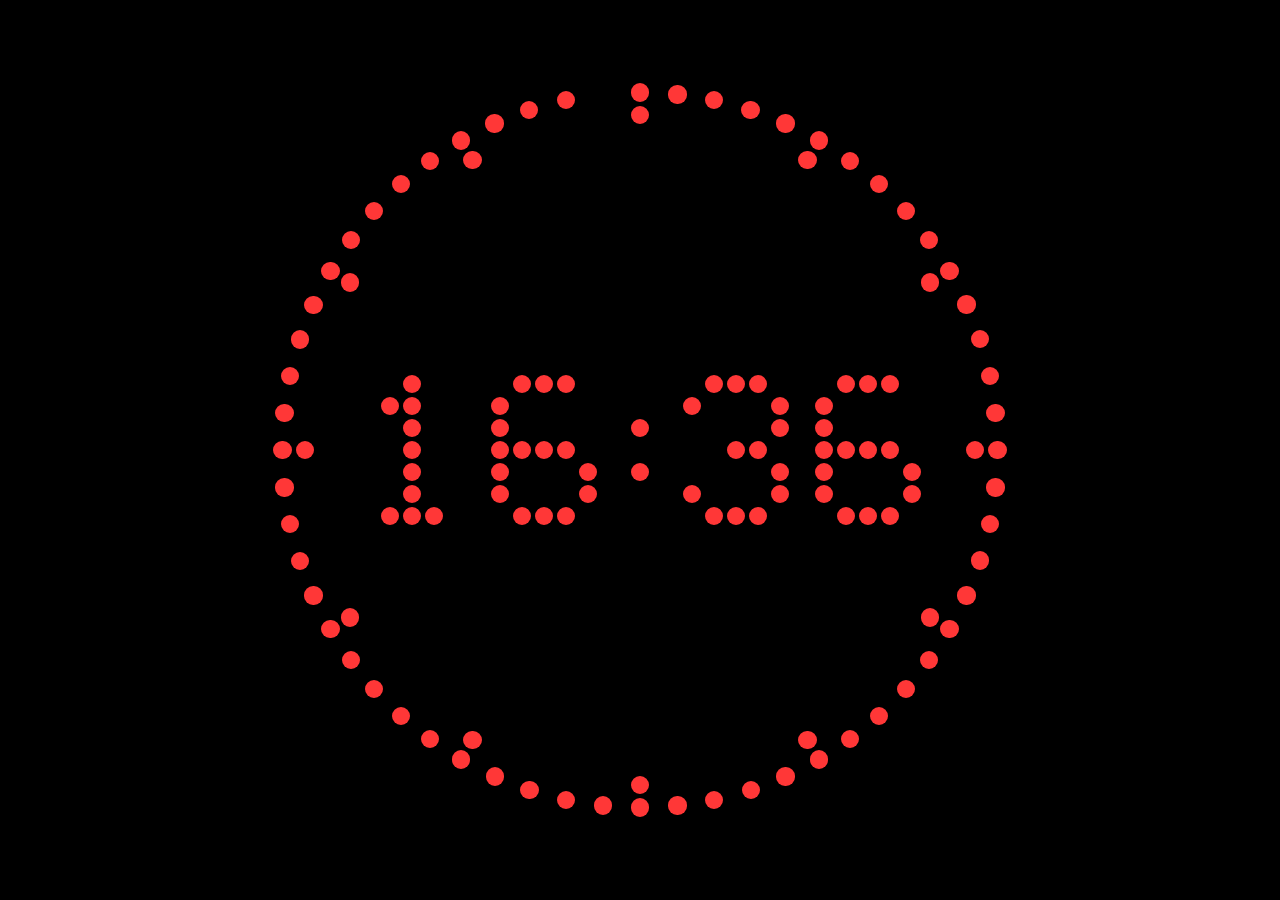
<file: index.html>
<!DOCTYPE html>
<html>

<head>
    <link rel="stylesheet" href="style.css">
    <title>Zegar z Teleexpressu</title>
</head>

<body>
    <div class="box">
        <div class="zegar">
            <!--TARCZA WSKAZUJĄCA SEKUNDY, litera a na końcu oznacza punkt wyświetlany stale-->
            <div class="kropka kropka0a on"></div>
            <div class="kropka kropka0 on" id="kropka0"></div>
            <div class="kropka kropka1 on" id="kropka1"></div>
            <div class="kropka kropka2 on" id="kropka2"></div>
            <div class="kropka kropka3 on" id="kropka3"></div>
            <div class="kropka kropka4 on" id="kropka4"></div>

            <div class="kropka kropka5a on"></div>
            <div class="kropka kropka5 on" id="kropka5"></div>
            <div class="kropka kropka6 on" id="kropka6"></div>
            <div class="kropka kropka7 on" id="kropka7"></div>
            <div class="kropka kropka8 on" id="kropka8"></div>
            <div class="kropka kropka9 on" id="kropka9"></div>

            <div class="kropka kropka10a on"></div>
            <div class="kropka kropka10 on" id="kropka10"></div>
            <div class="kropka kropka11 on" id="kropka11"></div>
            <div class="kropka kropka12 on" id="kropka12"></div>
            <div class="kropka kropka13 on" id="kropka13"></div>
            <div class="kropka kropka14 on" id="kropka14"></div>

            <div class="kropka kropka15a on"></div>
            <div class="kropka kropka15 on" id="kropka15"></div>
            <div class="kropka kropka16 on" id="kropka16"></div>
            <div class="kropka kropka17 on" id="kropka17"></div>
            <div class="kropka kropka18 on" id="kropka18"></div>
            <div class="kropka kropka19 on" id="kropka19"></div>

            <div class="kropka kropka20a on"></div>
            <div class="kropka kropka20 on" id="kropka20"></div>
            <div class="kropka kropka21 on" id="kropka21"></div>
            <div class="kropka kropka22 on" id="kropka22"></div>
            <div class="kropka kropka23 on" id="kropka23"></div>
            <div class="kropka kropka24 on" id="kropka24"></div>

            <div class="kropka kropka25a on"></div>
            <div class="kropka kropka25 on" id="kropka25"></div>
            <div class="kropka kropka26 on" id="kropka26"></div>
            <div class="kropka kropka27 on" id="kropka27"></div>
            <div class="kropka kropka28 on" id="kropka28"></div>
            <div class="kropka kropka29 on" id="kropka29"></div>

            <div class="kropka kropka30a on"></div>
            <div class="kropka kropka30 on" id="kropka30"></div>
            <div class="kropka kropka31 on" id="kropka31"></div>
            <div class="kropka kropka32 on" id="kropka32"></div>
            <div class="kropka kropka33 on" id="kropka33"></div>
            <div class="kropka kropka34 on" id="kropka34"></div>

            <div class="kropka kropka35a on"></div>
            <div class="kropka kropka35 on" id="kropka35"></div>
            <div class="kropka kropka36 on" id="kropka36"></div>
            <div class="kropka kropka37 on" id="kropka37"></div>
            <div class="kropka kropka38 on" id="kropka38"></div>
            <div class="kropka kropka39 on" id="kropka39"></div>

            <div class="kropka kropka40a on"></div>
            <div class="kropka kropka40 on" id="kropka40"></div>
            <div class="kropka kropka41 on" id="kropka41"></div>
            <div class="kropka kropka42 on" id="kropka42"></div>
            <div class="kropka kropka43 on" id="kropka43"></div>
            <div class="kropka kropka44 on" id="kropka44"></div>

            <div class="kropka kropka45a on"></div>
            <div class="kropka kropka45 on" id="kropka45"></div>
            <div class="kropka kropka46 on" id="kropka46"></div>
            <div class="kropka kropka47 on" id="kropka47"></div>
            <div class="kropka kropka48 on" id="kropka48"></div>
            <div class="kropka kropka49 on" id="kropka49"></div>

            <div class="kropka kropka50a on"></div>
            <div class="kropka kropka50 on" id="kropka50"></div>
            <div class="kropka kropka51 on" id="kropka51"></div>
            <div class="kropka kropka52 on" id="kropka52"></div>
            <div class="kropka kropka53 on" id="kropka53"></div>
            <div class="kropka kropka54 on" id="kropka54"></div>

            <div class="kropka kropka55a on"></div>
            <div class="kropka kropka55 on" id="kropka55"></div>
            <div class="kropka kropka56 on" id="kropka56"></div>
            <div class="kropka kropka57 on" id="kropka57"></div>
            <div class="kropka kropka58 on" id="kropka58"></div>
            <div class="kropka kropka59 on" id="kropka59"></div>

            <!--ZEGAR CYFROWY - kodowanie: [numer cyfry]w[numer wiersza]k[numer kolumny]-->

            <div class="kropka cyfra1w0k0 on" id="cyfra1w0k0"></div>
            <div class="kropka cyfra1w0k1 on" id="cyfra1w0k1"></div>
            <div class="kropka cyfra1w0k2 on" id="cyfra1w0k2"></div>
            <div class="kropka cyfra1w0k3 on" id="cyfra1w0k3"></div>
            <div class="kropka cyfra1w0k4 on" id="cyfra1w0k4"></div>

            <div class="kropka cyfra1w1k0 on" id="cyfra1w1k0"></div>
            <div class="kropka cyfra1w1k1 on" id="cyfra1w1k1"></div>
            <div class="kropka cyfra1w1k2 on" id="cyfra1w1k2"></div>
            <div class="kropka cyfra1w1k3 on" id="cyfra1w1k3"></div>
            <div class="kropka cyfra1w1k4 on" id="cyfra1w1k4"></div>

            <div class="kropka cyfra1w2k0 on" id="cyfra1w2k0"></div>
            <div class="kropka cyfra1w2k1 on" id="cyfra1w2k1"></div>
            <div class="kropka cyfra1w2k2 on" id="cyfra1w2k2"></div>
            <div class="kropka cyfra1w2k3 on" id="cyfra1w2k3"></div>
            <div class="kropka cyfra1w2k4 on" id="cyfra1w2k4"></div>

            <div class="kropka cyfra1w3k0 on" id="cyfra1w3k0"></div>
            <div class="kropka cyfra1w3k1 on" id="cyfra1w3k1"></div>
            <div class="kropka cyfra1w3k2 on" id="cyfra1w3k2"></div>
            <div class="kropka cyfra1w3k3 on" id="cyfra1w3k3"></div>
            <div class="kropka cyfra1w3k4 on" id="cyfra1w3k4"></div>

            <div class="kropka cyfra1w4k0 on" id="cyfra1w4k0"></div>
            <div class="kropka cyfra1w4k1 on" id="cyfra1w4k1"></div>
            <div class="kropka cyfra1w4k2 on" id="cyfra1w4k2"></div>
            <div class="kropka cyfra1w4k3 on" id="cyfra1w4k3"></div>
            <div class="kropka cyfra1w4k4 on" id="cyfra1w4k4"></div>

            <div class="kropka cyfra1w5k0 on" id="cyfra1w5k0"></div>
            <div class="kropka cyfra1w5k1 on" id="cyfra1w5k1"></div>
            <div class="kropka cyfra1w5k2 on" id="cyfra1w5k2"></div>
            <div class="kropka cyfra1w5k3 on" id="cyfra1w5k3"></div>
            <div class="kropka cyfra1w5k4 on" id="cyfra1w5k4"></div>

            <div class="kropka cyfra1w6k0 on" id="cyfra1w6k0"></div>
            <div class="kropka cyfra1w6k1 on" id="cyfra1w6k1"></div>
            <div class="kropka cyfra1w6k2 on" id="cyfra1w6k2"></div>
            <div class="kropka cyfra1w6k3 on" id="cyfra1w6k3"></div>
            <div class="kropka cyfra1w6k4 on" id="cyfra1w6k4"></div>

            <div class="kropka cyfra2w0k0 on" id="cyfra2w0k0"></div>
            <div class="kropka cyfra2w0k1 on" id="cyfra2w0k1"></div>
            <div class="kropka cyfra2w0k2 on" id="cyfra2w0k2"></div>
            <div class="kropka cyfra2w0k3 on" id="cyfra2w0k3"></div>
            <div class="kropka cyfra2w0k4 on" id="cyfra2w0k4"></div>

            <div class="kropka cyfra2w1k0 on" id="cyfra2w1k0"></div>
            <div class="kropka cyfra2w1k1 on" id="cyfra2w1k1"></div>
            <div class="kropka cyfra2w1k2 on" id="cyfra2w1k2"></div>
            <div class="kropka cyfra2w1k3 on" id="cyfra2w1k3"></div>
            <div class="kropka cyfra2w1k4 on" id="cyfra2w1k4"></div>

            <div class="kropka cyfra2w2k0 on" id="cyfra2w2k0"></div>
            <div class="kropka cyfra2w2k1 on" id="cyfra2w2k1"></div>
            <div class="kropka cyfra2w2k2 on" id="cyfra2w2k2"></div>
            <div class="kropka cyfra2w2k3 on" id="cyfra2w2k3"></div>
            <div class="kropka cyfra2w2k4 on" id="cyfra2w2k4"></div>

            <div class="kropka cyfra2w3k0 on" id="cyfra2w3k0"></div>
            <div class="kropka cyfra2w3k1 on" id="cyfra2w3k1"></div>
            <div class="kropka cyfra2w3k2 on" id="cyfra2w3k2"></div>
            <div class="kropka cyfra2w3k3 on" id="cyfra2w3k3"></div>
            <div class="kropka cyfra2w3k4 on" id="cyfra2w3k4"></div>

            <div class="kropka cyfra2w4k0 on" id="cyfra2w4k0"></div>
            <div class="kropka cyfra2w4k1 on" id="cyfra2w4k1"></div>
            <div class="kropka cyfra2w4k2 on" id="cyfra2w4k2"></div>
            <div class="kropka cyfra2w4k3 on" id="cyfra2w4k3"></div>
            <div class="kropka cyfra2w4k4 on" id="cyfra2w4k4"></div>

            <div class="kropka cyfra2w5k0 on" id="cyfra2w5k0"></div>
            <div class="kropka cyfra2w5k1 on" id="cyfra2w5k1"></div>
            <div class="kropka cyfra2w5k2 on" id="cyfra2w5k2"></div>
            <div class="kropka cyfra2w5k3 on" id="cyfra2w5k3"></div>
            <div class="kropka cyfra2w5k4 on" id="cyfra2w5k4"></div>

            <div class="kropka cyfra2w6k0 on" id="cyfra2w6k0"></div>
            <div class="kropka cyfra2w6k1 on" id="cyfra2w6k1"></div>
            <div class="kropka cyfra2w6k2 on" id="cyfra2w6k2"></div>
            <div class="kropka cyfra2w6k3 on" id="cyfra2w6k3"></div>
            <div class="kropka cyfra2w6k4 on" id="cyfra2w6k4"></div>

            <div class="kropka dwukropek1 on"></div>
            <div class="kropka dwukropek2 on"></div>

            <div class="kropka cyfra3w0k0 on" id="cyfra3w0k0"></div>
            <div class="kropka cyfra3w0k1 on" id="cyfra3w0k1"></div>
            <div class="kropka cyfra3w0k2 on" id="cyfra3w0k2"></div>
            <div class="kropka cyfra3w0k3 on" id="cyfra3w0k3"></div>
            <div class="kropka cyfra3w0k4 on" id="cyfra3w0k4"></div>

            <div class="kropka cyfra3w1k0 on" id="cyfra3w1k0"></div>
            <div class="kropka cyfra3w1k1 on" id="cyfra3w1k1"></div>
            <div class="kropka cyfra3w1k2 on" id="cyfra3w1k2"></div>
            <div class="kropka cyfra3w1k3 on" id="cyfra3w1k3"></div>
            <div class="kropka cyfra3w1k4 on" id="cyfra3w1k4"></div>

            <div class="kropka cyfra3w2k0 on" id="cyfra3w2k0"></div>
            <div class="kropka cyfra3w2k1 on" id="cyfra3w2k1"></div>
            <div class="kropka cyfra3w2k2 on" id="cyfra3w2k2"></div>
            <div class="kropka cyfra3w2k3 on" id="cyfra3w2k3"></div>
            <div class="kropka cyfra3w2k4 on" id="cyfra3w2k4"></div>

            <div class="kropka cyfra3w3k0 on" id="cyfra3w3k0"></div>
            <div class="kropka cyfra3w3k1 on" id="cyfra3w3k1"></div>
            <div class="kropka cyfra3w3k2 on" id="cyfra3w3k2"></div>
            <div class="kropka cyfra3w3k3 on" id="cyfra3w3k3"></div>
            <div class="kropka cyfra3w3k4 on" id="cyfra3w3k4"></div>

            <div class="kropka cyfra3w4k0 on" id="cyfra3w4k0"></div>
            <div class="kropka cyfra3w4k1 on" id="cyfra3w4k1"></div>
            <div class="kropka cyfra3w4k2 on" id="cyfra3w4k2"></div>
            <div class="kropka cyfra3w4k3 on" id="cyfra3w4k3"></div>
            <div class="kropka cyfra3w4k4 on" id="cyfra3w4k4"></div>

            <div class="kropka cyfra3w5k0 on" id="cyfra3w5k0"></div>
            <div class="kropka cyfra3w5k1 on" id="cyfra3w5k1"></div>
            <div class="kropka cyfra3w5k2 on" id="cyfra3w5k2"></div>
            <div class="kropka cyfra3w5k3 on" id="cyfra3w5k3"></div>
            <div class="kropka cyfra3w5k4 on" id="cyfra3w5k4"></div>

            <div class="kropka cyfra3w6k0 on" id="cyfra3w6k0"></div>
            <div class="kropka cyfra3w6k1 on" id="cyfra3w6k1"></div>
            <div class="kropka cyfra3w6k2 on" id="cyfra3w6k2"></div>
            <div class="kropka cyfra3w6k3 on" id="cyfra3w6k3"></div>
            <div class="kropka cyfra3w6k4 on" id="cyfra3w6k4"></div>

            <div class="kropka cyfra4w0k0 on" id="cyfra4w0k0"></div>
            <div class="kropka cyfra4w0k1 on" id="cyfra4w0k1"></div>
            <div class="kropka cyfra4w0k2 on" id="cyfra4w0k2"></div>
            <div class="kropka cyfra4w0k3 on" id="cyfra4w0k3"></div>
            <div class="kropka cyfra4w0k4 on" id="cyfra4w0k4"></div>

            <div class="kropka cyfra4w1k0 on" id="cyfra4w1k0"></div>
            <div class="kropka cyfra4w1k1 on" id="cyfra4w1k1"></div>
            <div class="kropka cyfra4w1k2 on" id="cyfra4w1k2"></div>
            <div class="kropka cyfra4w1k3 on" id="cyfra4w1k3"></div>
            <div class="kropka cyfra4w1k4 on" id="cyfra4w1k4"></div>

            <div class="kropka cyfra4w2k0 on" id="cyfra4w2k0"></div>
            <div class="kropka cyfra4w2k1 on" id="cyfra4w2k1"></div>
            <div class="kropka cyfra4w2k2 on" id="cyfra4w2k2"></div>
            <div class="kropka cyfra4w2k3 on" id="cyfra4w2k3"></div>
            <div class="kropka cyfra4w2k4 on" id="cyfra4w2k4"></div>

            <div class="kropka cyfra4w3k0 on" id="cyfra4w3k0"></div>
            <div class="kropka cyfra4w3k1 on" id="cyfra4w3k1"></div>
            <div class="kropka cyfra4w3k2 on" id="cyfra4w3k2"></div>
            <div class="kropka cyfra4w3k3 on" id="cyfra4w3k3"></div>
            <div class="kropka cyfra4w3k4 on" id="cyfra4w3k4"></div>

            <div class="kropka cyfra4w4k0 on" id="cyfra4w4k0"></div>
            <div class="kropka cyfra4w4k1 on" id="cyfra4w4k1"></div>
            <div class="kropka cyfra4w4k2 on" id="cyfra4w4k2"></div>
            <div class="kropka cyfra4w4k3 on" id="cyfra4w4k3"></div>
            <div class="kropka cyfra4w4k4 on" id="cyfra4w4k4"></div>

            <div class="kropka cyfra4w5k0 on" id="cyfra4w5k0"></div>
            <div class="kropka cyfra4w5k1 on" id="cyfra4w5k1"></div>
            <div class="kropka cyfra4w5k2 on" id="cyfra4w5k2"></div>
            <div class="kropka cyfra4w5k3 on" id="cyfra4w5k3"></div>
            <div class="kropka cyfra4w5k4 on" id="cyfra4w5k4"></div>

            <div class="kropka cyfra4w6k0 on" id="cyfra4w6k0"></div>
            <div class="kropka cyfra4w6k1 on" id="cyfra4w6k1"></div>
            <div class="kropka cyfra4w6k2 on" id="cyfra4w6k2"></div>
            <div class="kropka cyfra4w6k3 on" id="cyfra4w6k3"></div>
            <div class="kropka cyfra4w6k4 on" id="cyfra4w6k4"></div>

        </div>
    </div>
    <script src="script.js"></script>
</body>

</html>
</file>
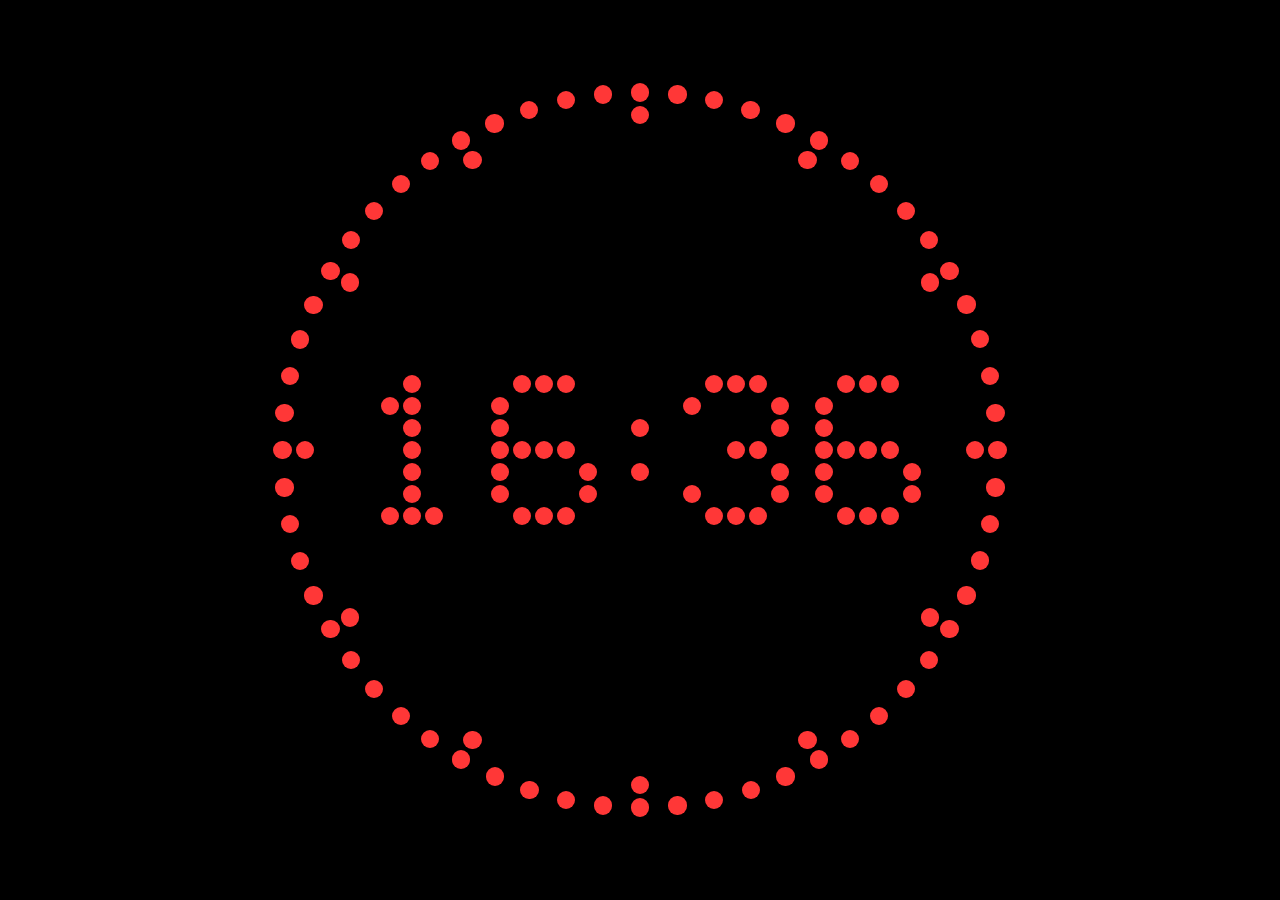
<file: tex/index.html>
<!DOCTYPE html>
<html>

<head>
    <link rel="stylesheet" href="style.css">
    <title>Zegar z Teleexpressu</title>
</head>

<body>
    <div class="box">
        <div class="zegar">
            <!--TARCZA WSKAZUJĄCA SEKUNDY, litera a na końcu oznacza punkt wyświetlany stale-->
            <div class="kropka kropka0a on"></div>
            <div class="kropka kropka0 on" id="kropka0"></div>
            <div class="kropka kropka1 on" id="kropka1"></div>
            <div class="kropka kropka2 on" id="kropka2"></div>
            <div class="kropka kropka3 on" id="kropka3"></div>
            <div class="kropka kropka4 on" id="kropka4"></div>

            <div class="kropka kropka5a on"></div>
            <div class="kropka kropka5 on" id="kropka5"></div>
            <div class="kropka kropka6 on" id="kropka6"></div>
            <div class="kropka kropka7 on" id="kropka7"></div>
            <div class="kropka kropka8 on" id="kropka8"></div>
            <div class="kropka kropka9 on" id="kropka9"></div>

            <div class="kropka kropka10a on"></div>
            <div class="kropka kropka10 on" id="kropka10"></div>
            <div class="kropka kropka11 on" id="kropka11"></div>
            <div class="kropka kropka12 on" id="kropka12"></div>
            <div class="kropka kropka13 on" id="kropka13"></div>
            <div class="kropka kropka14 on" id="kropka14"></div>

            <div class="kropka kropka15a on"></div>
            <div class="kropka kropka15 on" id="kropka15"></div>
            <div class="kropka kropka16 on" id="kropka16"></div>
            <div class="kropka kropka17 on" id="kropka17"></div>
            <div class="kropka kropka18 on" id="kropka18"></div>
            <div class="kropka kropka19 on" id="kropka19"></div>

            <div class="kropka kropka20a on"></div>
            <div class="kropka kropka20 on" id="kropka20"></div>
            <div class="kropka kropka21 on" id="kropka21"></div>
            <div class="kropka kropka22 on" id="kropka22"></div>
            <div class="kropka kropka23 on" id="kropka23"></div>
            <div class="kropka kropka24 on" id="kropka24"></div>

            <div class="kropka kropka25a on"></div>
            <div class="kropka kropka25 on" id="kropka25"></div>
            <div class="kropka kropka26 on" id="kropka26"></div>
            <div class="kropka kropka27 on" id="kropka27"></div>
            <div class="kropka kropka28 on" id="kropka28"></div>
            <div class="kropka kropka29 on" id="kropka29"></div>

            <div class="kropka kropka30a on"></div>
            <div class="kropka kropka30 on" id="kropka30"></div>
            <div class="kropka kropka31 on" id="kropka31"></div>
            <div class="kropka kropka32 on" id="kropka32"></div>
            <div class="kropka kropka33 on" id="kropka33"></div>
            <div class="kropka kropka34 on" id="kropka34"></div>

            <div class="kropka kropka35a on"></div>
            <div class="kropka kropka35 on" id="kropka35"></div>
            <div class="kropka kropka36 on" id="kropka36"></div>
            <div class="kropka kropka37 on" id="kropka37"></div>
            <div class="kropka kropka38 on" id="kropka38"></div>
            <div class="kropka kropka39 on" id="kropka39"></div>

            <div class="kropka kropka40a on"></div>
            <div class="kropka kropka40 on" id="kropka40"></div>
            <div class="kropka kropka41 on" id="kropka41"></div>
            <div class="kropka kropka42 on" id="kropka42"></div>
            <div class="kropka kropka43 on" id="kropka43"></div>
            <div class="kropka kropka44 on" id="kropka44"></div>

            <div class="kropka kropka45a on"></div>
            <div class="kropka kropka45 on" id="kropka45"></div>
            <div class="kropka kropka46 on" id="kropka46"></div>
            <div class="kropka kropka47 on" id="kropka47"></div>
            <div class="kropka kropka48 on" id="kropka48"></div>
            <div class="kropka kropka49 on" id="kropka49"></div>

            <div class="kropka kropka50a on"></div>
            <div class="kropka kropka50 on" id="kropka50"></div>
            <div class="kropka kropka51 on" id="kropka51"></div>
            <div class="kropka kropka52 on" id="kropka52"></div>
            <div class="kropka kropka53 on" id="kropka53"></div>
            <div class="kropka kropka54 on" id="kropka54"></div>

            <div class="kropka kropka55a on"></div>
            <div class="kropka kropka55 on" id="kropka55"></div>
            <div class="kropka kropka56 on" id="kropka56"></div>
            <div class="kropka kropka57 on" id="kropka57"></div>
            <div class="kropka kropka58 on" id="kropka58"></div>
            <div class="kropka kropka59 on" id="kropka59"></div>

            <!--ZEGAR CYFROWY - kodowanie: [numer cyfry]w[numer wiersza]k[numer kolumny]-->

            <div class="kropka cyfra1w0k0 on" id="cyfra1w0k0"></div>
            <div class="kropka cyfra1w0k1 on" id="cyfra1w0k1"></div>
            <div class="kropka cyfra1w0k2 on" id="cyfra1w0k2"></div>
            <div class="kropka cyfra1w0k3 on" id="cyfra1w0k3"></div>
            <div class="kropka cyfra1w0k4 on" id="cyfra1w0k4"></div>

            <div class="kropka cyfra1w1k0 on" id="cyfra1w1k0"></div>
            <div class="kropka cyfra1w1k1 on" id="cyfra1w1k1"></div>
            <div class="kropka cyfra1w1k2 on" id="cyfra1w1k2"></div>
            <div class="kropka cyfra1w1k3 on" id="cyfra1w1k3"></div>
            <div class="kropka cyfra1w1k4 on" id="cyfra1w1k4"></div>

            <div class="kropka cyfra1w2k0 on" id="cyfra1w2k0"></div>
            <div class="kropka cyfra1w2k1 on" id="cyfra1w2k1"></div>
            <div class="kropka cyfra1w2k2 on" id="cyfra1w2k2"></div>
            <div class="kropka cyfra1w2k3 on" id="cyfra1w2k3"></div>
            <div class="kropka cyfra1w2k4 on" id="cyfra1w2k4"></div>

            <div class="kropka cyfra1w3k0 on" id="cyfra1w3k0"></div>
            <div class="kropka cyfra1w3k1 on" id="cyfra1w3k1"></div>
            <div class="kropka cyfra1w3k2 on" id="cyfra1w3k2"></div>
            <div class="kropka cyfra1w3k3 on" id="cyfra1w3k3"></div>
            <div class="kropka cyfra1w3k4 on" id="cyfra1w3k4"></div>

            <div class="kropka cyfra1w4k0 on" id="cyfra1w4k0"></div>
            <div class="kropka cyfra1w4k1 on" id="cyfra1w4k1"></div>
            <div class="kropka cyfra1w4k2 on" id="cyfra1w4k2"></div>
            <div class="kropka cyfra1w4k3 on" id="cyfra1w4k3"></div>
            <div class="kropka cyfra1w4k4 on" id="cyfra1w4k4"></div>

            <div class="kropka cyfra1w5k0 on" id="cyfra1w5k0"></div>
            <div class="kropka cyfra1w5k1 on" id="cyfra1w5k1"></div>
            <div class="kropka cyfra1w5k2 on" id="cyfra1w5k2"></div>
            <div class="kropka cyfra1w5k3 on" id="cyfra1w5k3"></div>
            <div class="kropka cyfra1w5k4 on" id="cyfra1w5k4"></div>

            <div class="kropka cyfra1w6k0 on" id="cyfra1w6k0"></div>
            <div class="kropka cyfra1w6k1 on" id="cyfra1w6k1"></div>
            <div class="kropka cyfra1w6k2 on" id="cyfra1w6k2"></div>
            <div class="kropka cyfra1w6k3 on" id="cyfra1w6k3"></div>
            <div class="kropka cyfra1w6k4 on" id="cyfra1w6k4"></div>

            <div class="kropka cyfra2w0k0 on" id="cyfra2w0k0"></div>
            <div class="kropka cyfra2w0k1 on" id="cyfra2w0k1"></div>
            <div class="kropka cyfra2w0k2 on" id="cyfra2w0k2"></div>
            <div class="kropka cyfra2w0k3 on" id="cyfra2w0k3"></div>
            <div class="kropka cyfra2w0k4 on" id="cyfra2w0k4"></div>

            <div class="kropka cyfra2w1k0 on" id="cyfra2w1k0"></div>
            <div class="kropka cyfra2w1k1 on" id="cyfra2w1k1"></div>
            <div class="kropka cyfra2w1k2 on" id="cyfra2w1k2"></div>
            <div class="kropka cyfra2w1k3 on" id="cyfra2w1k3"></div>
            <div class="kropka cyfra2w1k4 on" id="cyfra2w1k4"></div>

            <div class="kropka cyfra2w2k0 on" id="cyfra2w2k0"></div>
            <div class="kropka cyfra2w2k1 on" id="cyfra2w2k1"></div>
            <div class="kropka cyfra2w2k2 on" id="cyfra2w2k2"></div>
            <div class="kropka cyfra2w2k3 on" id="cyfra2w2k3"></div>
            <div class="kropka cyfra2w2k4 on" id="cyfra2w2k4"></div>

            <div class="kropka cyfra2w3k0 on" id="cyfra2w3k0"></div>
            <div class="kropka cyfra2w3k1 on" id="cyfra2w3k1"></div>
            <div class="kropka cyfra2w3k2 on" id="cyfra2w3k2"></div>
            <div class="kropka cyfra2w3k3 on" id="cyfra2w3k3"></div>
            <div class="kropka cyfra2w3k4 on" id="cyfra2w3k4"></div>

            <div class="kropka cyfra2w4k0 on" id="cyfra2w4k0"></div>
            <div class="kropka cyfra2w4k1 on" id="cyfra2w4k1"></div>
            <div class="kropka cyfra2w4k2 on" id="cyfra2w4k2"></div>
            <div class="kropka cyfra2w4k3 on" id="cyfra2w4k3"></div>
            <div class="kropka cyfra2w4k4 on" id="cyfra2w4k4"></div>

            <div class="kropka cyfra2w5k0 on" id="cyfra2w5k0"></div>
            <div class="kropka cyfra2w5k1 on" id="cyfra2w5k1"></div>
            <div class="kropka cyfra2w5k2 on" id="cyfra2w5k2"></div>
            <div class="kropka cyfra2w5k3 on" id="cyfra2w5k3"></div>
            <div class="kropka cyfra2w5k4 on" id="cyfra2w5k4"></div>

            <div class="kropka cyfra2w6k0 on" id="cyfra2w6k0"></div>
            <div class="kropka cyfra2w6k1 on" id="cyfra2w6k1"></div>
            <div class="kropka cyfra2w6k2 on" id="cyfra2w6k2"></div>
            <div class="kropka cyfra2w6k3 on" id="cyfra2w6k3"></div>
            <div class="kropka cyfra2w6k4 on" id="cyfra2w6k4"></div>

            <div class="kropka dwukropek1 on"></div>
            <div class="kropka dwukropek2 on"></div>

            <div class="kropka cyfra3w0k0 on" id="cyfra3w0k0"></div>
            <div class="kropka cyfra3w0k1 on" id="cyfra3w0k1"></div>
            <div class="kropka cyfra3w0k2 on" id="cyfra3w0k2"></div>
            <div class="kropka cyfra3w0k3 on" id="cyfra3w0k3"></div>
            <div class="kropka cyfra3w0k4 on" id="cyfra3w0k4"></div>

            <div class="kropka cyfra3w1k0 on" id="cyfra3w1k0"></div>
            <div class="kropka cyfra3w1k1 on" id="cyfra3w1k1"></div>
            <div class="kropka cyfra3w1k2 on" id="cyfra3w1k2"></div>
            <div class="kropka cyfra3w1k3 on" id="cyfra3w1k3"></div>
            <div class="kropka cyfra3w1k4 on" id="cyfra3w1k4"></div>

            <div class="kropka cyfra3w2k0 on" id="cyfra3w2k0"></div>
            <div class="kropka cyfra3w2k1 on" id="cyfra3w2k1"></div>
            <div class="kropka cyfra3w2k2 on" id="cyfra3w2k2"></div>
            <div class="kropka cyfra3w2k3 on" id="cyfra3w2k3"></div>
            <div class="kropka cyfra3w2k4 on" id="cyfra3w2k4"></div>

            <div class="kropka cyfra3w3k0 on" id="cyfra3w3k0"></div>
            <div class="kropka cyfra3w3k1 on" id="cyfra3w3k1"></div>
            <div class="kropka cyfra3w3k2 on" id="cyfra3w3k2"></div>
            <div class="kropka cyfra3w3k3 on" id="cyfra3w3k3"></div>
            <div class="kropka cyfra3w3k4 on" id="cyfra3w3k4"></div>

            <div class="kropka cyfra3w4k0 on" id="cyfra3w4k0"></div>
            <div class="kropka cyfra3w4k1 on" id="cyfra3w4k1"></div>
            <div class="kropka cyfra3w4k2 on" id="cyfra3w4k2"></div>
            <div class="kropka cyfra3w4k3 on" id="cyfra3w4k3"></div>
            <div class="kropka cyfra3w4k4 on" id="cyfra3w4k4"></div>

            <div class="kropka cyfra3w5k0 on" id="cyfra3w5k0"></div>
            <div class="kropka cyfra3w5k1 on" id="cyfra3w5k1"></div>
            <div class="kropka cyfra3w5k2 on" id="cyfra3w5k2"></div>
            <div class="kropka cyfra3w5k3 on" id="cyfra3w5k3"></div>
            <div class="kropka cyfra3w5k4 on" id="cyfra3w5k4"></div>

            <div class="kropka cyfra3w6k0 on" id="cyfra3w6k0"></div>
            <div class="kropka cyfra3w6k1 on" id="cyfra3w6k1"></div>
            <div class="kropka cyfra3w6k2 on" id="cyfra3w6k2"></div>
            <div class="kropka cyfra3w6k3 on" id="cyfra3w6k3"></div>
            <div class="kropka cyfra3w6k4 on" id="cyfra3w6k4"></div>

            <div class="kropka cyfra4w0k0 on" id="cyfra4w0k0"></div>
            <div class="kropka cyfra4w0k1 on" id="cyfra4w0k1"></div>
            <div class="kropka cyfra4w0k2 on" id="cyfra4w0k2"></div>
            <div class="kropka cyfra4w0k3 on" id="cyfra4w0k3"></div>
            <div class="kropka cyfra4w0k4 on" id="cyfra4w0k4"></div>

            <div class="kropka cyfra4w1k0 on" id="cyfra4w1k0"></div>
            <div class="kropka cyfra4w1k1 on" id="cyfra4w1k1"></div>
            <div class="kropka cyfra4w1k2 on" id="cyfra4w1k2"></div>
            <div class="kropka cyfra4w1k3 on" id="cyfra4w1k3"></div>
            <div class="kropka cyfra4w1k4 on" id="cyfra4w1k4"></div>

            <div class="kropka cyfra4w2k0 on" id="cyfra4w2k0"></div>
            <div class="kropka cyfra4w2k1 on" id="cyfra4w2k1"></div>
            <div class="kropka cyfra4w2k2 on" id="cyfra4w2k2"></div>
            <div class="kropka cyfra4w2k3 on" id="cyfra4w2k3"></div>
            <div class="kropka cyfra4w2k4 on" id="cyfra4w2k4"></div>

            <div class="kropka cyfra4w3k0 on" id="cyfra4w3k0"></div>
            <div class="kropka cyfra4w3k1 on" id="cyfra4w3k1"></div>
            <div class="kropka cyfra4w3k2 on" id="cyfra4w3k2"></div>
            <div class="kropka cyfra4w3k3 on" id="cyfra4w3k3"></div>
            <div class="kropka cyfra4w3k4 on" id="cyfra4w3k4"></div>

            <div class="kropka cyfra4w4k0 on" id="cyfra4w4k0"></div>
            <div class="kropka cyfra4w4k1 on" id="cyfra4w4k1"></div>
            <div class="kropka cyfra4w4k2 on" id="cyfra4w4k2"></div>
            <div class="kropka cyfra4w4k3 on" id="cyfra4w4k3"></div>
            <div class="kropka cyfra4w4k4 on" id="cyfra4w4k4"></div>

            <div class="kropka cyfra4w5k0 on" id="cyfra4w5k0"></div>
            <div class="kropka cyfra4w5k1 on" id="cyfra4w5k1"></div>
            <div class="kropka cyfra4w5k2 on" id="cyfra4w5k2"></div>
            <div class="kropka cyfra4w5k3 on" id="cyfra4w5k3"></div>
            <div class="kropka cyfra4w5k4 on" id="cyfra4w5k4"></div>

            <div class="kropka cyfra4w6k0 on" id="cyfra4w6k0"></div>
            <div class="kropka cyfra4w6k1 on" id="cyfra4w6k1"></div>
            <div class="kropka cyfra4w6k2 on" id="cyfra4w6k2"></div>
            <div class="kropka cyfra4w6k3 on" id="cyfra4w6k3"></div>
            <div class="kropka cyfra4w6k4 on" id="cyfra4w6k4"></div>

        </div>
    </div>
    <script src="script.js"></script>
</body>

</html>
</file>
<file: style.css>
body {
    background-color: black;
    margin: 0;
    padding: 0;
}

.box {
    width: 100%;
    height: 100vh;
    display: flex;
    align-items: center;
    justify-content: center;
}

/* ROZMIAR TARCZY ZEGARA WZGLĘDEM NAJMNIEJSZEGO Z BOKÓW OKNA*/
.zegar {
    height: 81.4699vmin;
    aspect-ratio: 1/1;
    position: relative;
}

/*OGÓLNE FORMATOWANIE KROPEK*/
.kropka {
    position: absolute;
    height: 2.4818%;
    aspect-ratio: 1/1;
    background-color: #ff3737;
    border-radius: 50%;

}


/*KROPKI OZNACZAJĄCE SEKUNDY*/
.kropka0	{left: 48.75%;	top: 0%;}
.kropka0a	{left: 48.75%;	top: 3.06%;}
.kropka1	{right: 43.66%;	top: .27%;}
.kropka2	{right: 38.67%;	top: 1.07%;}
.kropka3	{right: 33.69%;	top: 2.39%;}
.kropka4	{right: 28.93%;	top: 4.22%;}
.kropka5	{right: 24.38%;	top: 6.54%;}
.kropka5a	{right: 25.92%;	top: 9.19%;}
.kropka6	{right: 20.1%;  top: 9.32%;}
.kropka7	{right: 16.14%;	top: 12.53%;}
.kropka8	{right: 12.53%;	top: 16.14%;}
.kropka9	{right: 9.32%;	top: 20.1%;}
.kropka10	{right: 6.54%;	top: 24.38%;}
.kropka10a	{right: 9.19%;	top: 25.92%;}
.kropka11	{right: 4.22%;	top: 28.92%;}
.kropka12	{right: 2.39%;	top: 33.65%;}
.kropka13	{right: 1.07%;	top: 38.67%;}
.kropka14	{right: .27%;	top: 43.66%;}
.kropka15	{right: 0%;	    top: 48.76%;}
.kropka15a	{right: 3.06%;	top: 48.75%;}
.kropka16	{right: .27%;   bottom: 43.66%;}
.kropka17	{right: 1.07%;  bottom: 38.67%;}
.kropka18	{right: 2.39%;  bottom: 33.69%;}
.kropka19	{right: 4.22%;  bottom: 28.93%;}
.kropka20	{right: 6.54%;  bottom: 24.38%;}
.kropka20a	{right: 9.19%;  bottom: 25.92%;}
.kropka21	{right: 9.32%;  bottom: 20.1%;}
.kropka22	{right: 12.53%; bottom: 16.14%;}
.kropka23	{right: 16.14%; bottom: 12.53%;}
.kropka24	{right: 20.1%;  bottom: 9.32%;}
.kropka25	{right: 24.38%; bottom: 6.54%;}
.kropka25a	{right: 25.92%; bottom: 9.19%;}
.kropka26	{right: 28.92%; bottom: 4.22%;}
.kropka27	{right: 33.65%; bottom: 2.39%;}
.kropka28	{right: 38.67%; bottom: 1.07%;}
.kropka29	{right: 43.66%; bottom: .27%;}
.kropka30	{left: 48.75%;	bottom: 0%; }
.kropka30a	{left: 48.75%;  bottom: 3.06%; }
.kropka31	{left: 43.66%;	bottom: .27%; }
.kropka32	{left: 38.67%;  bottom: 1.07%; }
.kropka33	{left: 33.69%;	bottom: 2.39%; }
.kropka34	{left: 28.93%;	bottom: 4.22%; }
.kropka35	{left: 24.38%;	bottom: 6.54%; }
.kropka35a	{left: 25.92%;	bottom: 9.19%; }
.kropka36	{left: 20.1%;   bottom: 9.32%; }
.kropka37	{left: 16.14%;  bottom: 12.53%; }
.kropka38	{left: 12.53%;	bottom: 16.14%; }
.kropka39	{left: 9.32%;	bottom: 20.1%; }
.kropka40	{left: 6.54%;	bottom: 24.38%; }
.kropka40a	{left: 9.19%;	bottom: 25.92%; }
.kropka41	{left: 4.22%;	bottom: 28.92%; }
.kropka42	{left: 2.39%;	bottom: 33.65%; }
.kropka43	{left: 1.07%;	bottom: 38.67%; }
.kropka44	{left: .27%;	bottom: 43.66%; }
.kropka45	{left: 0%;      bottom: 48.76%; }
.kropka45a	{left: 3.06%;	bottom: 48.75%; }
.kropka46	{left: .27%;    top: 43.66%;}
.kropka47	{left: 1.07%;   top: 38.67%;}
.kropka48	{left: 2.39%;   top: 33.69%;}
.kropka49	{left: 4.22%;   top: 28.93%;}
.kropka50	{left: 6.54%;   top: 24.38%;}
.kropka50a	{left: 9.19%;   top: 25.92%;}
.kropka51	{left: 9.32%;   top: 20.1%;}
.kropka52	{left: 12.53%;  top: 16.14%;}
.kropka53	{left: 16.14%;  top: 12.53%;}
.kropka54	{left: 20.1%;   top: 9.32%;}
.kropka55	{left: 24.38%;  top: 6.54%;}
.kropka55a	{left: 25.92%;  top: 9.19%;}
.kropka56	{left: 28.92%;  top: 4.22%;}
.kropka57	{left: 33.65%;  top: 2.39%;}
.kropka58	{left: 38.67%;  top: 1.07%;}
.kropka59	{left: 43.66%;  top: .27%;}

/*KROPKI ZEGARA CYFROWEGO - GODZINY I MINUTY*/

[class*="w0k"]              {top: 39.73%;}
[class*="w1k"]              {top: 42.72%;}
[class*="w2k"], .dwukropek1 {top: 45.74%;}
[class*="w3k"]              {top: 48.75%;}
[class*="w4k"], .dwukropek2 {bottom: 45.74%;}
[class*="w5k"]              {bottom: 42.72%;}
[class*="w6k"]              {bottom: 39.73%;}

[class*="cyfra1"][class*="k0"] {left: 11.7%;}
[class*="cyfra1"][class*="k1"] {left: 14.7%;}
[class*="cyfra1"][class*="k2"] {left: 17.7%;}
[class*="cyfra1"][class*="k3"] {left: 20.7%;}
[class*="cyfra1"][class*="k4"] {left: 23.7%;}

[class*="cyfra2"][class*="k0"] {left: 29.72%;}
[class*="cyfra2"][class*="k1"] {left: 32.72%;}
[class*="cyfra2"][class*="k2"] {left: 35.72%;}
[class*="cyfra2"][class*="k3"] {left: 38.72%;}
[class*="cyfra2"][class*="k4"] {left: 41.72%;}

[class*="dwukropek"]           {left: 48.74%;}

[class*="cyfra3"][class*="k0"] {right: 41.72%;}
[class*="cyfra3"][class*="k1"] {right: 38.72%;}
[class*="cyfra3"][class*="k2"] {right: 35.72%;}
[class*="cyfra3"][class*="k3"] {right: 32.72%;}
[class*="cyfra3"][class*="k4"] {right: 29.72%;}

[class*="cyfra4"][class*="k0"] {right: 23.7%;}
[class*="cyfra4"][class*="k1"] {right: 20.7%;}
[class*="cyfra4"][class*="k2"] {right: 17.7%;}
[class*="cyfra4"][class*="k3"] {right: 14.7%;}
[class*="cyfra4"][class*="k4"] {right: 11.7%;}

/*KLASY DO WŁĄCZANIA LUB WYŁĄCZANIA KROPEK*/
.on  {
   visibility: visible;
    opacity: 1;
}

.off {
    visibility: hidden;
     opacity: 0;
}
</file>
<file: tex/style.css>
body {
    background-color: black;
    margin: 0;
    padding: 0;
}

.box {
    width: 100%;
    height: 100vh;
    display: flex;
    align-items: center;
    justify-content: center;
}

/* ROZMIAR TARCZY ZEGARA WZGLĘDEM NAJMNIEJSZEGO Z BOKÓW OKNA*/
.zegar {
    height: 81.4699vmin;
    aspect-ratio: 1/1;
    position: relative;
}

/*OGÓLNE FORMATOWANIE KROPEK*/
.kropka {
    position: absolute;
    height: 2.4818%;
    aspect-ratio: 1/1;
    background-color: #ff3737;
    border-radius: 50%;

}


/*KROPKI OZNACZAJĄCE SEKUNDY*/
.kropka0	{left: 48.75%;	top: 0%;}
.kropka0a	{left: 48.75%;	top: 3.06%;}
.kropka1	{right: 43.66%;	top: .27%;}
.kropka2	{right: 38.67%;	top: 1.07%;}
.kropka3	{right: 33.69%;	top: 2.39%;}
.kropka4	{right: 28.93%;	top: 4.22%;}
.kropka5	{right: 24.38%;	top: 6.54%;}
.kropka5a	{right: 25.92%;	top: 9.19%;}
.kropka6	{right: 20.1%;  top: 9.32%;}
.kropka7	{right: 16.14%;	top: 12.53%;}
.kropka8	{right: 12.53%;	top: 16.14%;}
.kropka9	{right: 9.32%;	top: 20.1%;}
.kropka10	{right: 6.54%;	top: 24.38%;}
.kropka10a	{right: 9.19%;	top: 25.92%;}
.kropka11	{right: 4.22%;	top: 28.92%;}
.kropka12	{right: 2.39%;	top: 33.65%;}
.kropka13	{right: 1.07%;	top: 38.67%;}
.kropka14	{right: .27%;	top: 43.66%;}
.kropka15	{right: 0%;	    top: 48.76%;}
.kropka15a	{right: 3.06%;	top: 48.75%;}
.kropka16	{right: .27%;   bottom: 43.66%;}
.kropka17	{right: 1.07%;  bottom: 38.67%;}
.kropka18	{right: 2.39%;  bottom: 33.69%;}
.kropka19	{right: 4.22%;  bottom: 28.93%;}
.kropka20	{right: 6.54%;  bottom: 24.38%;}
.kropka20a	{right: 9.19%;  bottom: 25.92%;}
.kropka21	{right: 9.32%;  bottom: 20.1%;}
.kropka22	{right: 12.53%; bottom: 16.14%;}
.kropka23	{right: 16.14%; bottom: 12.53%;}
.kropka24	{right: 20.1%;  bottom: 9.32%;}
.kropka25	{right: 24.38%; bottom: 6.54%;}
.kropka25a	{right: 25.92%; bottom: 9.19%;}
.kropka26	{right: 28.92%; bottom: 4.22%;}
.kropka27	{right: 33.65%; bottom: 2.39%;}
.kropka28	{right: 38.67%; bottom: 1.07%;}
.kropka29	{right: 43.66%; bottom: .27%;}
.kropka30	{left: 48.75%;	bottom: 0%; }
.kropka30a	{left: 48.75%;  bottom: 3.06%; }
.kropka31	{left: 43.66%;	bottom: .27%; }
.kropka32	{left: 38.67%;  bottom: 1.07%; }
.kropka33	{left: 33.69%;	bottom: 2.39%; }
.kropka34	{left: 28.93%;	bottom: 4.22%; }
.kropka35	{left: 24.38%;	bottom: 6.54%; }
.kropka35a	{left: 25.92%;	bottom: 9.19%; }
.kropka36	{left: 20.1%;   bottom: 9.32%; }
.kropka37	{left: 16.14%;  bottom: 12.53%; }
.kropka38	{left: 12.53%;	bottom: 16.14%; }
.kropka39	{left: 9.32%;	bottom: 20.1%; }
.kropka40	{left: 6.54%;	bottom: 24.38%; }
.kropka40a	{left: 9.19%;	bottom: 25.92%; }
.kropka41	{left: 4.22%;	bottom: 28.92%; }
.kropka42	{left: 2.39%;	bottom: 33.65%; }
.kropka43	{left: 1.07%;	bottom: 38.67%; }
.kropka44	{left: .27%;	bottom: 43.66%; }
.kropka45	{left: 0%;      bottom: 48.76%; }
.kropka45a	{left: 3.06%;	bottom: 48.75%; }
.kropka46	{left: .27%;    top: 43.66%;}
.kropka47	{left: 1.07%;   top: 38.67%;}
.kropka48	{left: 2.39%;   top: 33.69%;}
.kropka49	{left: 4.22%;   top: 28.93%;}
.kropka50	{left: 6.54%;   top: 24.38%;}
.kropka50a	{left: 9.19%;   top: 25.92%;}
.kropka51	{left: 9.32%;   top: 20.1%;}
.kropka52	{left: 12.53%;  top: 16.14%;}
.kropka53	{left: 16.14%;  top: 12.53%;}
.kropka54	{left: 20.1%;   top: 9.32%;}
.kropka55	{left: 24.38%;  top: 6.54%;}
.kropka55a	{left: 25.92%;  top: 9.19%;}
.kropka56	{left: 28.92%;  top: 4.22%;}
.kropka57	{left: 33.65%;  top: 2.39%;}
.kropka58	{left: 38.67%;  top: 1.07%;}
.kropka59	{left: 43.66%;  top: .27%;}

/*KROPKI ZEGARA CYFROWEGO - GODZINY I MINUTY*/

[class*="w0k"]              {top: 39.73%;}
[class*="w1k"]              {top: 42.72%;}
[class*="w2k"], .dwukropek1 {top: 45.74%;}
[class*="w3k"]              {top: 48.75%;}
[class*="w4k"], .dwukropek2 {bottom: 45.74%;}
[class*="w5k"]              {bottom: 42.72%;}
[class*="w6k"]              {bottom: 39.73%;}

[class*="cyfra1"][class*="k0"] {left: 11.7%;}
[class*="cyfra1"][class*="k1"] {left: 14.7%;}
[class*="cyfra1"][class*="k2"] {left: 17.7%;}
[class*="cyfra1"][class*="k3"] {left: 20.7%;}
[class*="cyfra1"][class*="k4"] {left: 23.7%;}

[class*="cyfra2"][class*="k0"] {left: 29.72%;}
[class*="cyfra2"][class*="k1"] {left: 32.72%;}
[class*="cyfra2"][class*="k2"] {left: 35.72%;}
[class*="cyfra2"][class*="k3"] {left: 38.72%;}
[class*="cyfra2"][class*="k4"] {left: 41.72%;}

[class*="dwukropek"]           {left: 48.74%;}

[class*="cyfra3"][class*="k0"] {right: 41.72%;}
[class*="cyfra3"][class*="k1"] {right: 38.72%;}
[class*="cyfra3"][class*="k2"] {right: 35.72%;}
[class*="cyfra3"][class*="k3"] {right: 32.72%;}
[class*="cyfra3"][class*="k4"] {right: 29.72%;}

[class*="cyfra4"][class*="k0"] {right: 23.7%;}
[class*="cyfra4"][class*="k1"] {right: 20.7%;}
[class*="cyfra4"][class*="k2"] {right: 17.7%;}
[class*="cyfra4"][class*="k3"] {right: 14.7%;}
[class*="cyfra4"][class*="k4"] {right: 11.7%;}

/*KLASY DO WŁĄCZANIA LUB WYŁĄCZANIA KROPEK*/
.on  {
   visibility: visible;
    opacity: 1;
}

.off {
    visibility: hidden;
     opacity: 0;
}
</file>
